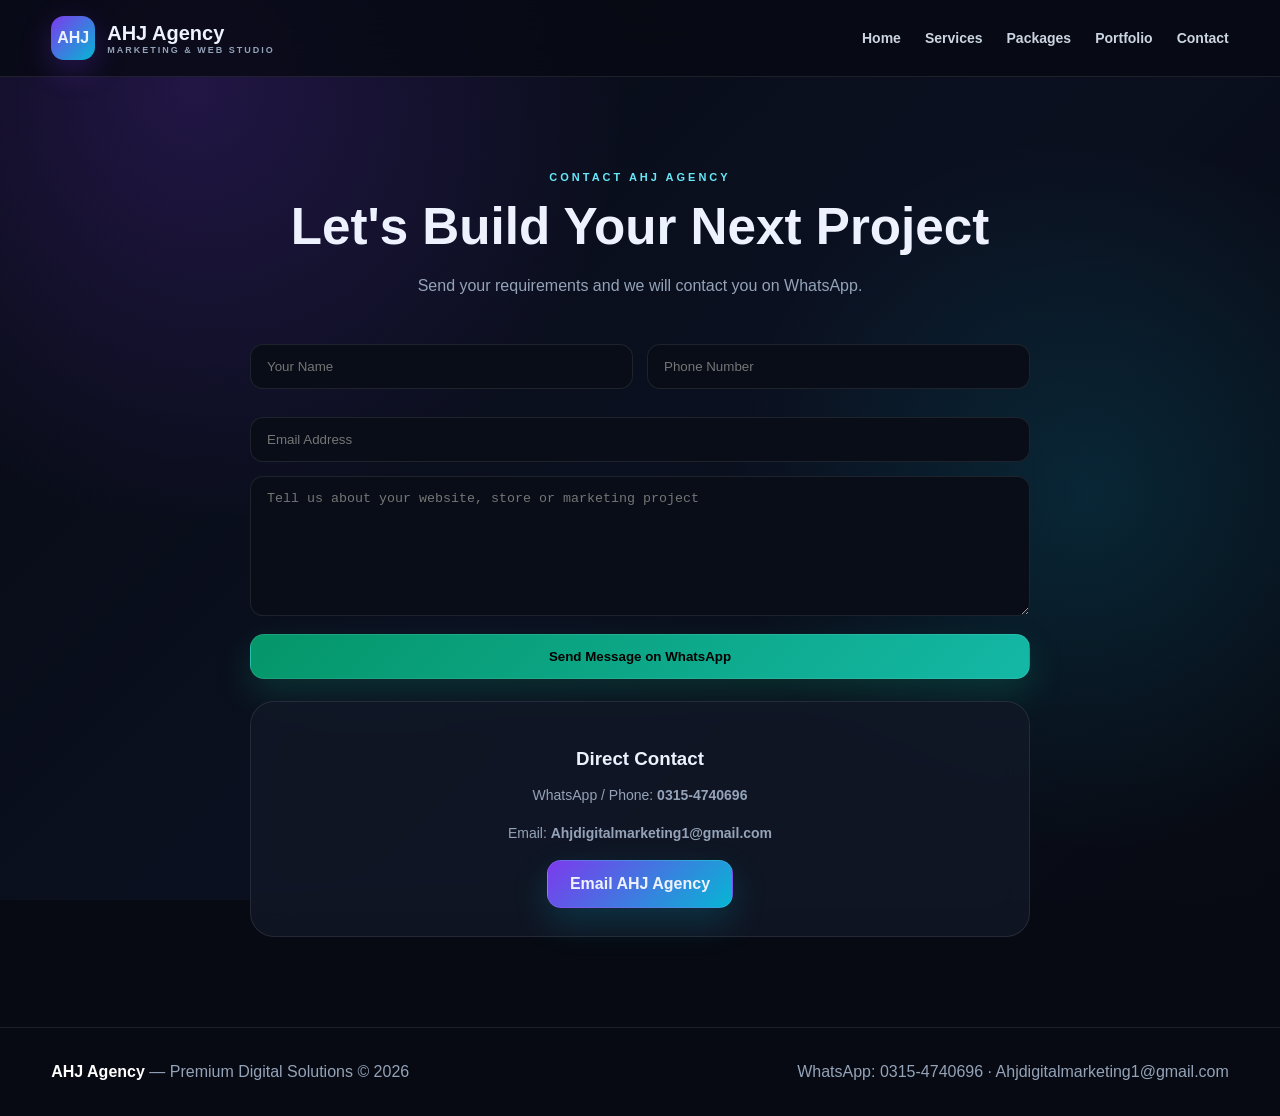
<file: contact.html>
<!doctype html><html lang="en"><head><meta charset="UTF-8"><meta name="viewport" content="width=device-width,initial-scale=1.0"><meta name="description" content="AHJ Agency — premium web design, digital marketing, SEO and e-commerce solutions."><title>Contact | AHJ Agency</title><link rel="stylesheet" href="style.css"></head><body><header class="nav"><div class="container navin">
<a class="logo" href="index.html"><span class="logoBox">AHJ</span><span><span class="logoText">AHJ Agency</span><span class="logoSub">Marketing & Web Studio</span></span></a>
<nav class="links"><a href="index.html">Home</a><a href="services.html">Services</a><a href="packages.html">Packages</a><a href="portfolio.html">Portfolio</a><a href="contact.html">Contact</a></nav>
<button class="menu" onclick="toggleMenu()">☰</button></div></header><main>
<section class="section"><div class="container"><div class="title"><span class="eyebrow">Contact AHJ Agency</span><h2>Let's Build Your Next Project</h2><p>Send your requirements and we will contact you on WhatsApp.</p></div>
<div class="form"><form onsubmit="sendWhatsApp(event)"><div class="row"><input class="input" id="name" required placeholder="Your Name"><input class="input" id="phone" required placeholder="Phone Number"></div><input class="input" id="email" type="email" placeholder="Email Address"><textarea class="input" id="message" required placeholder="Tell us about your website, store or marketing project"></textarea><button class="btn green" style="width:100%" type="submit">Send Message on WhatsApp</button></form>
<div class="card" style="margin-top:22px;text-align:center"><h3>Direct Contact</h3><p>WhatsApp / Phone: <b>0315-4740696</b></p><p>Email: <b>Ahjdigitalmarketing1@gmail.com</b></p><a class="btn primary" href="mailto:Ahjdigitalmarketing1@gmail.com">Email AHJ Agency</a></div></div></div></section>
</main><footer class="footer"><div class="container footin"><div><b style="color:white">AHJ Agency</b> — Premium Digital Solutions © 2026</div><div>WhatsApp: 0315-4740696 · Ahjdigitalmarketing1@gmail.com</div></div></footer><script src="script.js"></script></body></html>
</file>
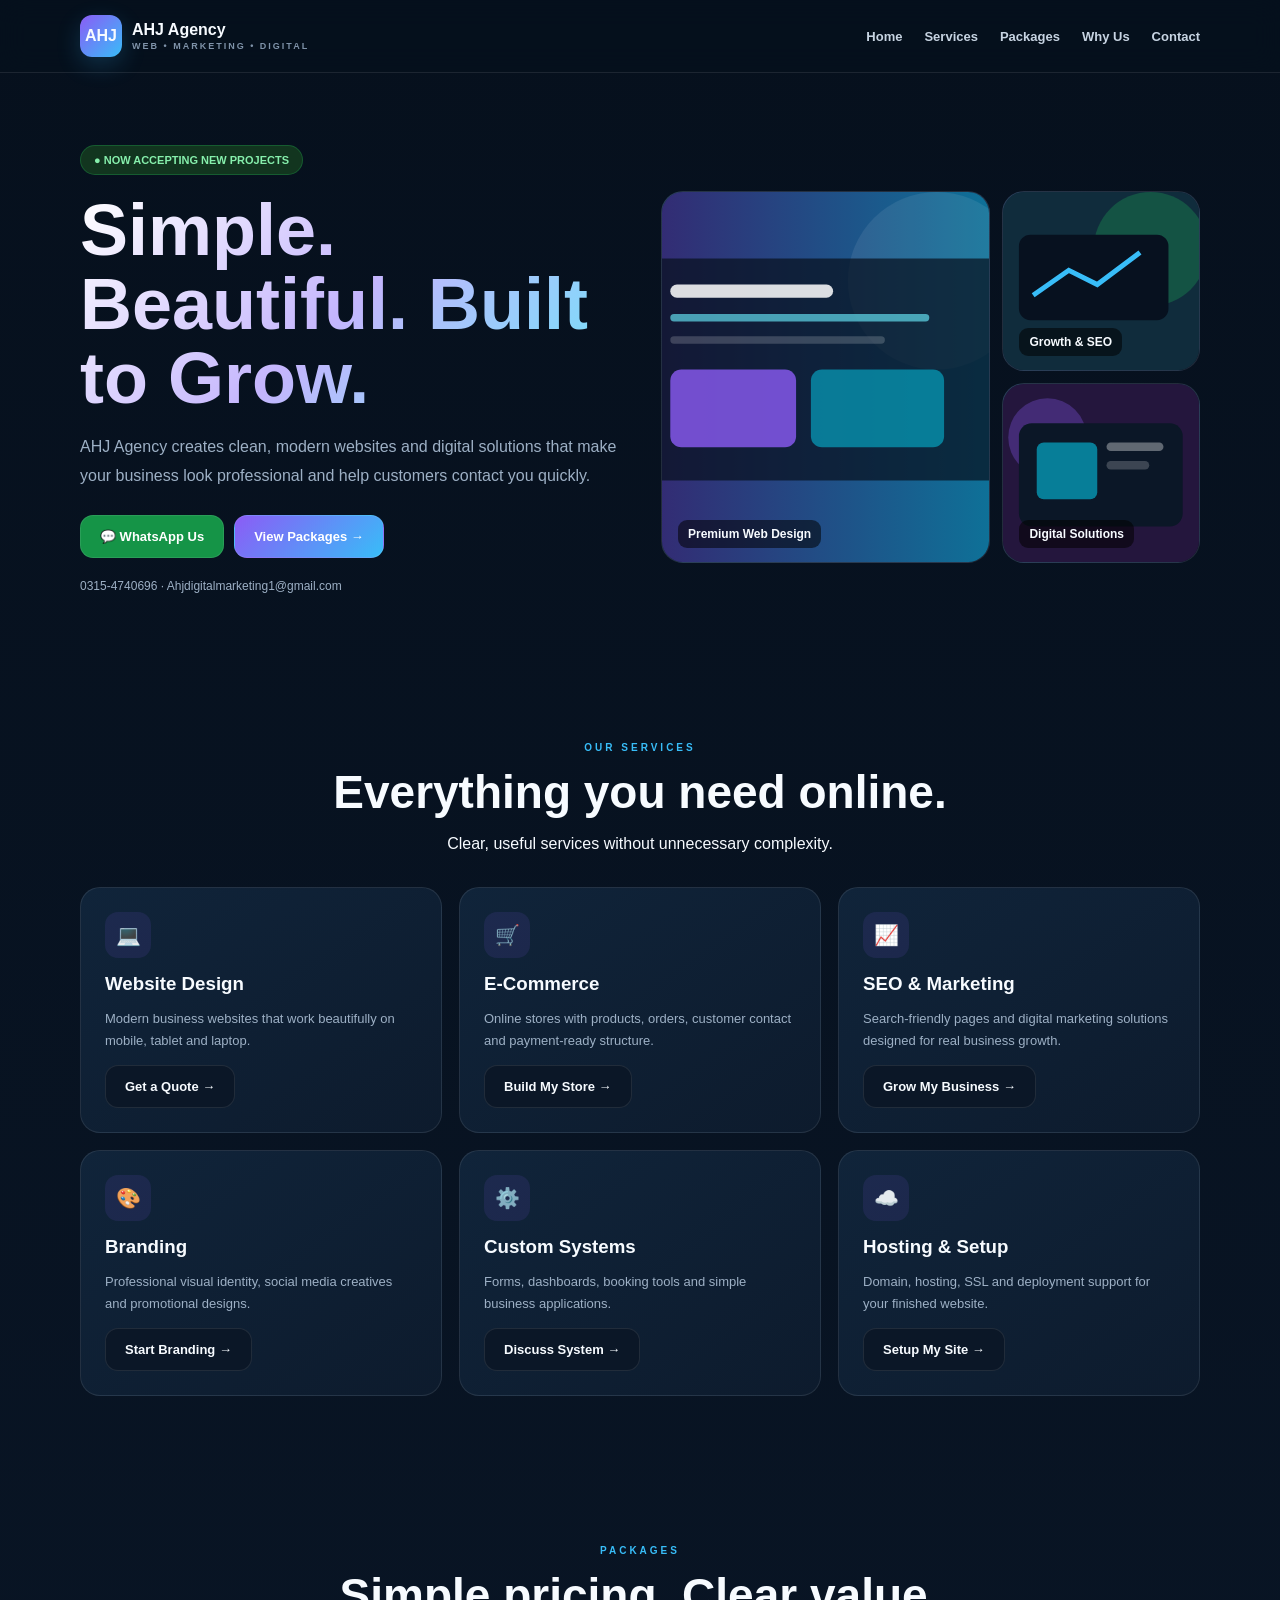
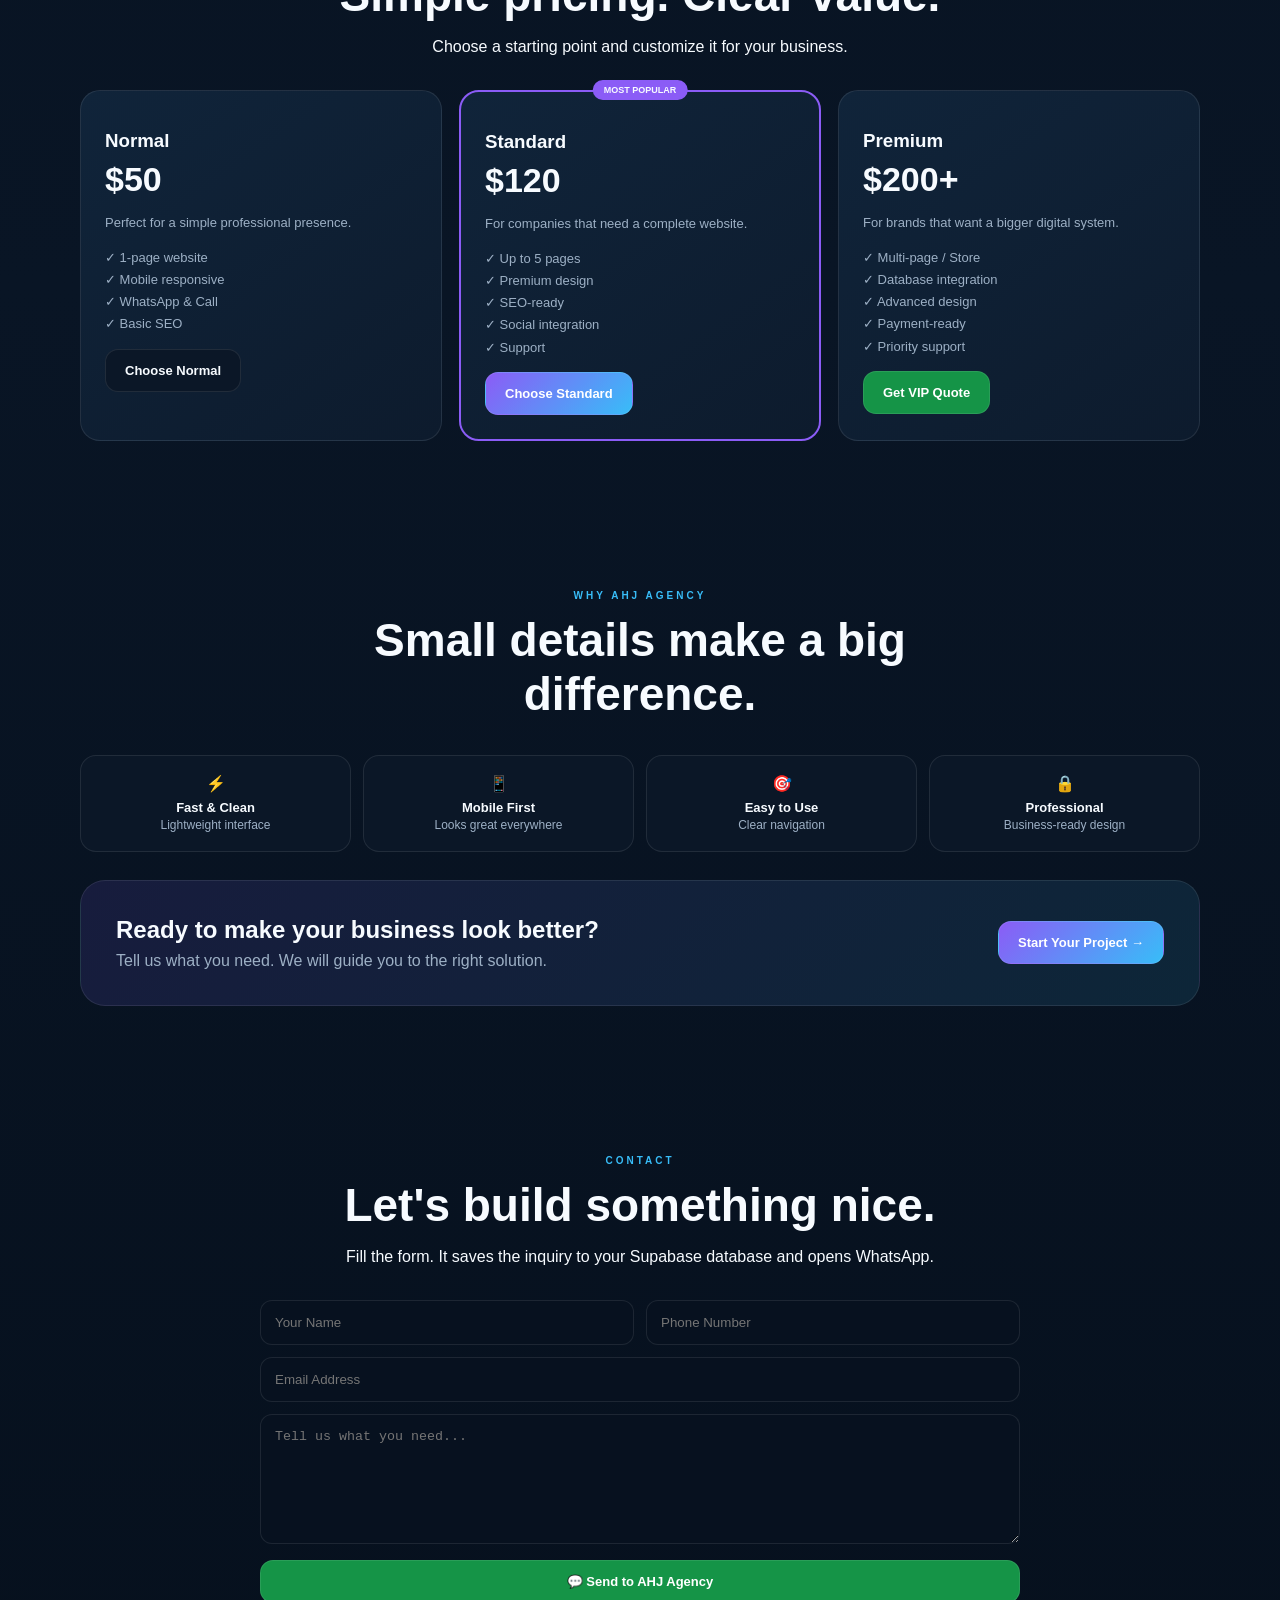
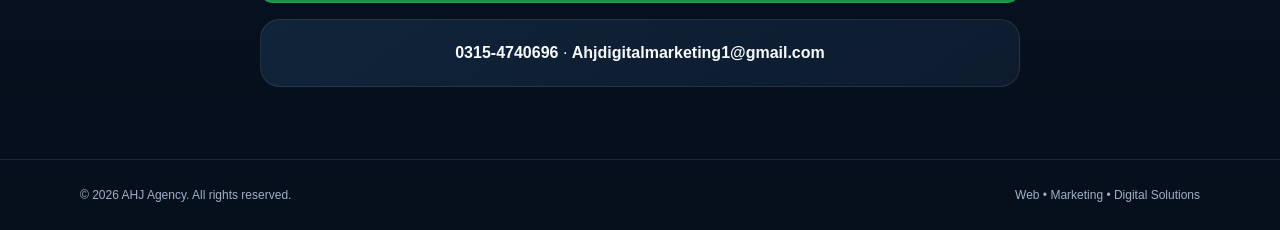
<file: index-8 (1).html>
<!DOCTYPE html>
<html lang="en">
<head>
<meta charset="UTF-8">
<meta name="viewport" content="width=device-width, initial-scale=1.0">
<title>AHJ Agency — Digital Solutions</title>
<meta name="description" content="AHJ Agency — Websites, e-commerce, SEO and digital marketing.">
<style>
:root{
  --bg:#07111f;--card:#0d1b2d;--card2:#10243a;--text:#f7fbff;--muted:#9db0c5;
  --blue:#38bdf8;--purple:#8b5cf6;--green:#22c55e;--line:rgba(255,255,255,.09);
}
*{box-sizing:border-box}html{scroll-behavior:smooth}body{margin:0;background:linear-gradient(180deg,#06101d,#091525 55%,#06101d);color:var(--text);font-family:Inter,Arial,sans-serif}
a{text-decoration:none;color:inherit}.container{width:min(1120px,92%);margin:auto}
header{position:sticky;top:0;z-index:50;background:rgba(6,16,29,.88);backdrop-filter:blur(14px);border-bottom:1px solid var(--line)}
.nav{height:72px;display:flex;align-items:center;justify-content:space-between}.brand{display:flex;align-items:center;gap:10px;font-weight:900}
.logo{width:42px;height:42px;border-radius:12px;display:grid;place-items:center;background:linear-gradient(135deg,var(--purple),var(--blue));box-shadow:0 8px 25px #38bdf833}
.brand small{display:block;color:#7f93a9;font-size:9px;letter-spacing:2px;margin-top:2px}.links{display:flex;gap:22px;font-size:13px;font-weight:700;color:#c7d4e2}.links a:hover{color:var(--blue)}
.menu{display:none;background:none;border:0;color:#fff;font-size:23px}
.hero{padding:72px 0 55px}.heroGrid{display:grid;grid-template-columns:1fr 1fr;gap:42px;align-items:center}.pill{display:inline-block;padding:8px 13px;border-radius:50px;background:#12351f;color:#86efac;border:1px solid #22c55e44;font-size:11px;font-weight:800}
h1{font-size:clamp(42px,6vw,72px);line-height:1.03;margin:18px 0;background:linear-gradient(135deg,#fff,#c4b5fd,#67e8f9);-webkit-background-clip:text;color:transparent}
.hero p,.sectionIntro{color:var(--muted);line-height:1.8}.buttons{display:flex;gap:10px;flex-wrap:wrap;margin-top:24px}.btn{display:inline-flex;align-items:center;justify-content:center;gap:8px;padding:13px 19px;border-radius:13px;font-weight:800;font-size:13px;border:1px solid var(--line);cursor:pointer;transition:.2s}.btn:hover{transform:translateY(-2px)}.primary{background:linear-gradient(135deg,var(--purple),var(--blue));color:#fff}.whatsapp{background:#159447;color:#fff}.ghost{background:#0b1727}
.visual{display:grid;grid-template-columns:1.25fr .75fr;grid-template-rows:180px 180px;gap:12px}.photo{border-radius:22px;overflow:hidden;border:1px solid var(--line);background:linear-gradient(135deg,#162d49,#0b1525);position:relative}.photo.big{grid-row:1/3}.photo svg{width:100%;height:100%;display:block}.photo span{position:absolute;left:16px;bottom:14px;font-weight:800;font-size:12px;background:#0008;padding:7px 10px;border-radius:9px}
.section{padding:72px 0}.title{text-align:center;max-width:720px;margin:0 auto 34px}.eyebrow{color:var(--blue);font-size:10px;font-weight:900;letter-spacing:3px;text-transform:uppercase}.title h2{font-size:clamp(30px,4vw,46px);margin:10px 0}.cards{display:grid;grid-template-columns:repeat(3,1fr);gap:17px}.card{background:linear-gradient(145deg,var(--card2),var(--card));border:1px solid var(--line);border-radius:20px;padding:24px;transition:.25s}.card:hover{transform:translateY(-5px);border-color:#8b5cf655}.icon{width:46px;height:46px;border-radius:13px;display:grid;place-items:center;background:#8b5cf61c;font-size:20px}.card h3{margin:15px 0 8px}.card p{color:var(--muted);font-size:13px;line-height:1.7}
.features{display:grid;grid-template-columns:repeat(4,1fr);gap:12px}.feature{padding:18px;border:1px solid var(--line);border-radius:16px;background:#0b1727;text-align:center}.feature b{display:block;margin-top:7px;font-size:13px}.feature span{font-size:12px;color:var(--muted)}
.price{font-size:34px;font-weight:900}.priceCard ul{padding:0;list-style:none;color:#c8d5e2;font-size:13px;line-height:2}.priceCard li:before{content:"✓";color:#4ade80;font-weight:900;margin-right:7px}.popular{border:2px solid var(--purple);position:relative}.tag{position:absolute;top:-12px;left:50%;transform:translateX(-50%);background:var(--purple);padding:5px 11px;border-radius:20px;font-size:9px;font-weight:900;white-space:nowrap}
.cta{padding:35px;border-radius:25px;background:linear-gradient(135deg,#171c3d,#0d2638);border:1px solid var(--line);display:flex;align-items:center;justify-content:space-between;gap:20px}.cta h2{margin:0 0 8px}.cta p{color:var(--muted);margin:0}
.form{max-width:760px;margin:auto}.row{display:grid;grid-template-columns:1fr 1fr;gap:12px}.input{width:100%;margin-bottom:12px;padding:14px;border-radius:12px;border:1px solid var(--line);background:#07111f;color:#fff;outline:none}.input:focus{border-color:var(--blue)}textarea{min-height:130px;resize:vertical}
footer{border-top:1px solid var(--line);padding:28px 0;color:var(--muted);font-size:12px}.foot{display:flex;justify-content:space-between;gap:15px;flex-wrap:wrap}
.toast{position:fixed;right:20px;bottom:20px;background:#10243a;border:1px solid #22c55e55;padding:13px 17px;border-radius:13px;display:none;z-index:100;font-weight:700}
.mobile{display:none}
@media(max-width:800px){.links{display:none}.menu{display:block}.mobile.open{display:block;padding:12px 4%;border-top:1px solid var(--line)}.mobile a{display:block;padding:12px;color:#c7d4e2}.heroGrid{grid-template-columns:1fr}.hero{text-align:center}.buttons{justify-content:center}.cards{grid-template-columns:1fr}.features{grid-template-columns:1fr 1fr}.cta{flex-direction:column;text-align:center}.row{grid-template-columns:1fr}}
@media(max-width:480px){.visual{grid-template-columns:1fr 1fr;grid-template-rows:125px 125px}.features{grid-template-columns:1fr}.btn{width:100%}}
</style>
</head>
<body>

<header>
 <div class="container nav">
  <a class="brand" href="#home"><span class="logo">AHJ</span><span>AHJ Agency<small>WEB • MARKETING • DIGITAL</small></span></a>
  <nav class="links">
   <a href="#home">Home</a><a href="#services">Services</a><a href="#packages">Packages</a><a href="#work">Why Us</a><a href="#contact">Contact</a>
  </nav>
  <button class="menu" onclick="toggleMenu()">☰</button>
 </div>
 <nav id="mobileNav" class="mobile">
  <a href="#home" onclick="toggleMenu()">Home</a><a href="#services" onclick="toggleMenu()">Services</a><a href="#packages" onclick="toggleMenu()">Packages</a><a href="#work" onclick="toggleMenu()">Why Us</a><a href="#contact" onclick="toggleMenu()">Contact</a>
 </nav>
</header>

<main>
<section id="home" class="hero">
 <div class="container heroGrid">
  <div>
   <span class="pill">● NOW ACCEPTING NEW PROJECTS</span>
   <h1>Simple. Beautiful. Built to Grow.</h1>
   <p>AHJ Agency creates clean, modern websites and digital solutions that make your business look professional and help customers contact you quickly.</p>
   <div class="buttons">
    <a class="btn whatsapp" href="https://wa.me/923154740696?text=Hello%20AHJ%20Agency%2C%20I%20want%20a%20website." target="_blank">💬 WhatsApp Us</a>
    <a class="btn primary" href="#packages">View Packages →</a>
   </div>
   <p style="font-size:12px;margin-top:18px">0315-4740696 · Ahjdigitalmarketing1@gmail.com</p>
  </div>
  <div class="visual">
   <div class="photo big">
    <svg viewBox="0 0 600 500" preserveAspectRatio="xMidYMid slice"><defs><linearGradient id="a" x1="0" x2="1"><stop stop-color="#39206e"/><stop offset="1" stop-color="#087d9e"/></linearGradient></defs><rect width="600" height="500" fill="url(#a)"/><circle cx="450" cy="120" r="120" fill="#fff" opacity=".08"/><rect x="55" y="90" width="490" height="300" rx="24" fill="#07111f" opacity=".72"/><rect x="90" y="125" width="220" height="18" rx="9" fill="#fff" opacity=".85"/><rect x="90" y="165" width="350" height="10" rx="5" fill="#67e8f9" opacity=".65"/><rect x="90" y="195" width="290" height="10" rx="5" fill="#fff" opacity=".18"/><rect x="90" y="240" width="170" height="105" rx="15" fill="#8b5cf6" opacity=".8"/><rect x="280" y="240" width="180" height="105" rx="15" fill="#06b6d4" opacity=".6"/></svg><span>Premium Web Design</span>
   </div>
   <div class="photo"><svg viewBox="0 0 300 250" preserveAspectRatio="xMidYMid slice"><rect width="300" height="250" fill="#102c3c"/><circle cx="220" cy="80" r="80" fill="#22c55e" opacity=".25"/><rect x="35" y="60" width="210" height="120" rx="16" fill="#07111f"/><path d="M55 145 L105 110 L145 130 L205 85" fill="none" stroke="#38bdf8" stroke-width="7"/></svg><span>Growth & SEO</span></div>
   <div class="photo"><svg viewBox="0 0 300 250" preserveAspectRatio="xMidYMid slice"><rect width="300" height="250" fill="#24163d"/><circle cx="75" cy="75" r="55" fill="#8b5cf6" opacity=".3"/><rect x="35" y="55" width="230" height="145" rx="18" fill="#0b1727"/><rect x="60" y="82" width="85" height="80" rx="10" fill="#06b6d4" opacity=".65"/><rect x="158" y="82" width="80" height="12" rx="6" fill="#fff" opacity=".35"/><rect x="158" y="108" width="60" height="12" rx="6" fill="#fff" opacity=".2"/></svg><span>Digital Solutions</span></div>
  </div>
 </div>
</section>

<section id="services" class="section">
 <div class="container">
  <div class="title"><span class="eyebrow">Our Services</span><h2>Everything you need online.</h2><p>Clear, useful services without unnecessary complexity.</p></div>
  <div class="cards">
   <div class="card"><div class="icon">💻</div><h3>Website Design</h3><p>Modern business websites that work beautifully on mobile, tablet and laptop.</p><a class="btn ghost" href="#contact">Get a Quote →</a></div>
   <div class="card"><div class="icon">🛒</div><h3>E-Commerce</h3><p>Online stores with products, orders, customer contact and payment-ready structure.</p><a class="btn ghost" href="#contact">Build My Store →</a></div>
   <div class="card"><div class="icon">📈</div><h3>SEO & Marketing</h3><p>Search-friendly pages and digital marketing solutions designed for real business growth.</p><a class="btn ghost" href="#contact">Grow My Business →</a></div>
   <div class="card"><div class="icon">🎨</div><h3>Branding</h3><p>Professional visual identity, social media creatives and promotional designs.</p><a class="btn ghost" href="#contact">Start Branding →</a></div>
   <div class="card"><div class="icon">⚙️</div><h3>Custom Systems</h3><p>Forms, dashboards, booking tools and simple business applications.</p><a class="btn ghost" href="#contact">Discuss System →</a></div>
   <div class="card"><div class="icon">☁️</div><h3>Hosting & Setup</h3><p>Domain, hosting, SSL and deployment support for your finished website.</p><a class="btn ghost" href="#contact">Setup My Site →</a></div>
  </div>
 </div>
</section>

<section id="packages" class="section">
 <div class="container">
  <div class="title"><span class="eyebrow">Packages</span><h2>Simple pricing. Clear value.</h2><p>Choose a starting point and customize it for your business.</p></div>
  <div class="cards">
   <div class="card"><h3>Normal</h3><div class="price">$50</div><p>Perfect for a simple professional presence.</p><p>✓ 1-page website<br>✓ Mobile responsive<br>✓ WhatsApp & Call<br>✓ Basic SEO</p><a class="btn ghost" href="https://wa.me/923154740696?text=I%20want%20the%20Normal%20Package" target="_blank">Choose Normal</a></div>
   <div class="card popular"><span class="tag">MOST POPULAR</span><h3>Standard</h3><div class="price">$120</div><p>For companies that need a complete website.</p><p>✓ Up to 5 pages<br>✓ Premium design<br>✓ SEO-ready<br>✓ Social integration<br>✓ Support</p><a class="btn primary" href="https://wa.me/923154740696?text=I%20want%20the%20Standard%20Package" target="_blank">Choose Standard</a></div>
   <div class="card"><h3>Premium</h3><div class="price">$200+</div><p>For brands that want a bigger digital system.</p><p>✓ Multi-page / Store<br>✓ Database integration<br>✓ Advanced design<br>✓ Payment-ready<br>✓ Priority support</p><a class="btn whatsapp" href="https://wa.me/923154740696?text=I%20want%20the%20Premium%20Package" target="_blank">Get VIP Quote</a></div>
  </div>
 </div>
</section>

<section id="work" class="section">
 <div class="container">
  <div class="title"><span class="eyebrow">Why AHJ Agency</span><h2>Small details make a big difference.</h2></div>
  <div class="features">
   <div class="feature">⚡<b>Fast & Clean</b><span>Lightweight interface</span></div>
   <div class="feature">📱<b>Mobile First</b><span>Looks great everywhere</span></div>
   <div class="feature">🎯<b>Easy to Use</b><span>Clear navigation</span></div>
   <div class="feature">🔒<b>Professional</b><span>Business-ready design</span></div>
  </div>
  <div class="cta" style="margin-top:28px"><div><h2>Ready to make your business look better?</h2><p>Tell us what you need. We will guide you to the right solution.</p></div><a class="btn primary" href="#contact">Start Your Project →</a></div>
 </div>
</section>

<section id="contact" class="section">
 <div class="container">
  <div class="title"><span class="eyebrow">Contact</span><h2>Let's build something nice.</h2><p>Fill the form. It saves the inquiry to your Supabase database and opens WhatsApp.</p></div>
  <div class="form">
   <form onsubmit="submitForm(event)">
    <div class="row"><input class="input" id="name" required placeholder="Your Name"><input class="input" id="phone" required placeholder="Phone Number"></div>
    <input class="input" id="email" type="email" placeholder="Email Address">
    <textarea class="input" id="message" required placeholder="Tell us what you need..."></textarea>
    <button id="sendBtn" class="btn whatsapp" style="width:100%" type="submit">💬 Send to AHJ Agency</button>
   </form>
   <div class="card" style="margin-top:16px;text-align:center"><b>0315-4740696</b> · <b>Ahjdigitalmarketing1@gmail.com</b></div>
  </div>
 </div>
</section>
</main>

<footer><div class="container foot"><span>© 2026 AHJ Agency. All rights reserved.</span><span>Web • Marketing • Digital Solutions</span></div></footer>
<div id="toast" class="toast"></div>

<script>
const SUPABASE_URL="https://qtmtcgzdioazupcouisl.supabase.co";
const SUPABASE_KEY="sb_publishable_NamWUy1TFkr-j9Ef8LJdcQ_7gNl_UUi";
function toggleMenu(){document.getElementById("mobileNav").classList.toggle("open")}
function toast(msg){const t=document.getElementById("toast");t.textContent=msg;t.style.display="block";setTimeout(()=>t.style.display="none",2800)}
async function submitForm(e){
 e.preventDefault();
 const btn=document.getElementById("sendBtn");
 const data={name:document.getElementById("name").value.trim(),phone:document.getElementById("phone").value.trim(),email:document.getElementById("email").value.trim()||null,message:document.getElementById("message").value.trim()};
 btn.disabled=true;btn.textContent="Sending...";
 try{
  const r=await fetch(SUPABASE_URL+"/rest/v1/customer_inquiries",{method:"POST",headers:{"apikey":SUPABASE_KEY,"Authorization":"Bearer "+SUPABASE_KEY,"Content-Type":"application/json","Prefer":"return=minimal"},body:JSON.stringify(data)});
  if(!r.ok) throw new Error(await r.text());
  toast("Message saved successfully!");
  const wa="https://wa.me/923154740696?text="+encodeURIComponent("Hello AHJ Agency!\nName: "+data.name+"\nPhone: "+data.phone+"\nEmail: "+(data.email||"N/A")+"\nMessage: "+data.message);
  window.open(wa,"_blank");
  e.target.reset();
 }catch(err){
  console.error(err);
  toast("Database setup is not active yet. WhatsApp will still open.");
  const wa="https://wa.me/923154740696?text="+encodeURIComponent("Hello AHJ Agency!\nName: "+data.name+"\nPhone: "+data.phone+"\nEmail: "+(data.email||"N/A")+"\nMessage: "+data.message);
  window.open(wa,"_blank");
 }
 btn.disabled=false;btn.textContent="💬 Send to AHJ Agency";
}
</script>
</body>
</html>
</file>
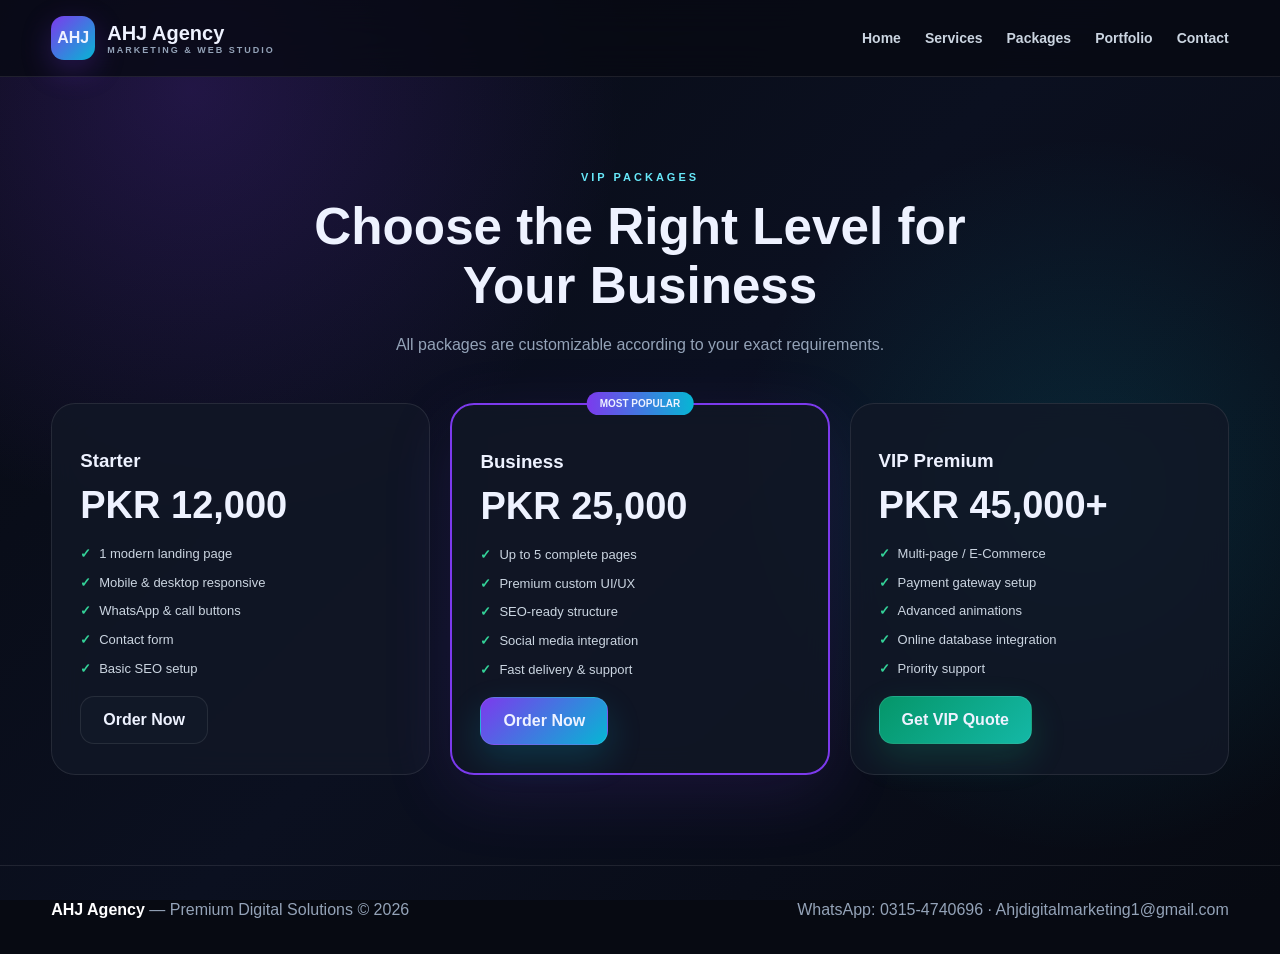
<file: packages.html>
<!doctype html><html lang="en"><head><meta charset="UTF-8"><meta name="viewport" content="width=device-width,initial-scale=1.0"><meta name="description" content="AHJ Agency — premium web design, digital marketing, SEO and e-commerce solutions."><title>Packages | AHJ Agency</title><link rel="stylesheet" href="style.css"></head><body><header class="nav"><div class="container navin">
<a class="logo" href="index.html"><span class="logoBox">AHJ</span><span><span class="logoText">AHJ Agency</span><span class="logoSub">Marketing & Web Studio</span></span></a>
<nav class="links"><a href="index.html">Home</a><a href="services.html">Services</a><a href="packages.html">Packages</a><a href="portfolio.html">Portfolio</a><a href="contact.html">Contact</a></nav>
<button class="menu" onclick="toggleMenu()">☰</button></div></header><main>
<section class="section prices"><div class="container"><div class="title"><span class="eyebrow">VIP Packages</span><h2>Choose the Right Level for Your Business</h2><p>All packages are customizable according to your exact requirements.</p></div><div class="grid3">
<div class="card"><h3>Starter</h3><div class="price">PKR 12,000</div><ul class="list"><li>1 modern landing page</li><li>Mobile & desktop responsive</li><li>WhatsApp & call buttons</li><li>Contact form</li><li>Basic SEO setup</li></ul><a class="btn dark" href="https://wa.me/923154740696?text=I%20want%20the%20Starter%20Package" target="_blank">Order Now</a></div>
<div class="card popular"><span class="tag">MOST POPULAR</span><h3>Business</h3><div class="price">PKR 25,000</div><ul class="list"><li>Up to 5 complete pages</li><li>Premium custom UI/UX</li><li>SEO-ready structure</li><li>Social media integration</li><li>Fast delivery & support</li></ul><a class="btn primary" href="https://wa.me/923154740696?text=I%20want%20the%20Business%20Package" target="_blank">Order Now</a></div>
<div class="card"><h3>VIP Premium</h3><div class="price">PKR 45,000+</div><ul class="list"><li>Multi-page / E-Commerce</li><li>Payment gateway setup</li><li>Advanced animations</li><li>Online database integration</li><li>Priority support</li></ul><a class="btn green" href="https://wa.me/923154740696?text=I%20want%20the%20VIP%20Premium%20Package" target="_blank">Get VIP Quote</a></div>
</div></div></section>
</main><footer class="footer"><div class="container footin"><div><b style="color:white">AHJ Agency</b> — Premium Digital Solutions © 2026</div><div>WhatsApp: 0315-4740696 · Ahjdigitalmarketing1@gmail.com</div></div></footer><script src="script.js"></script></body></html>
</file>
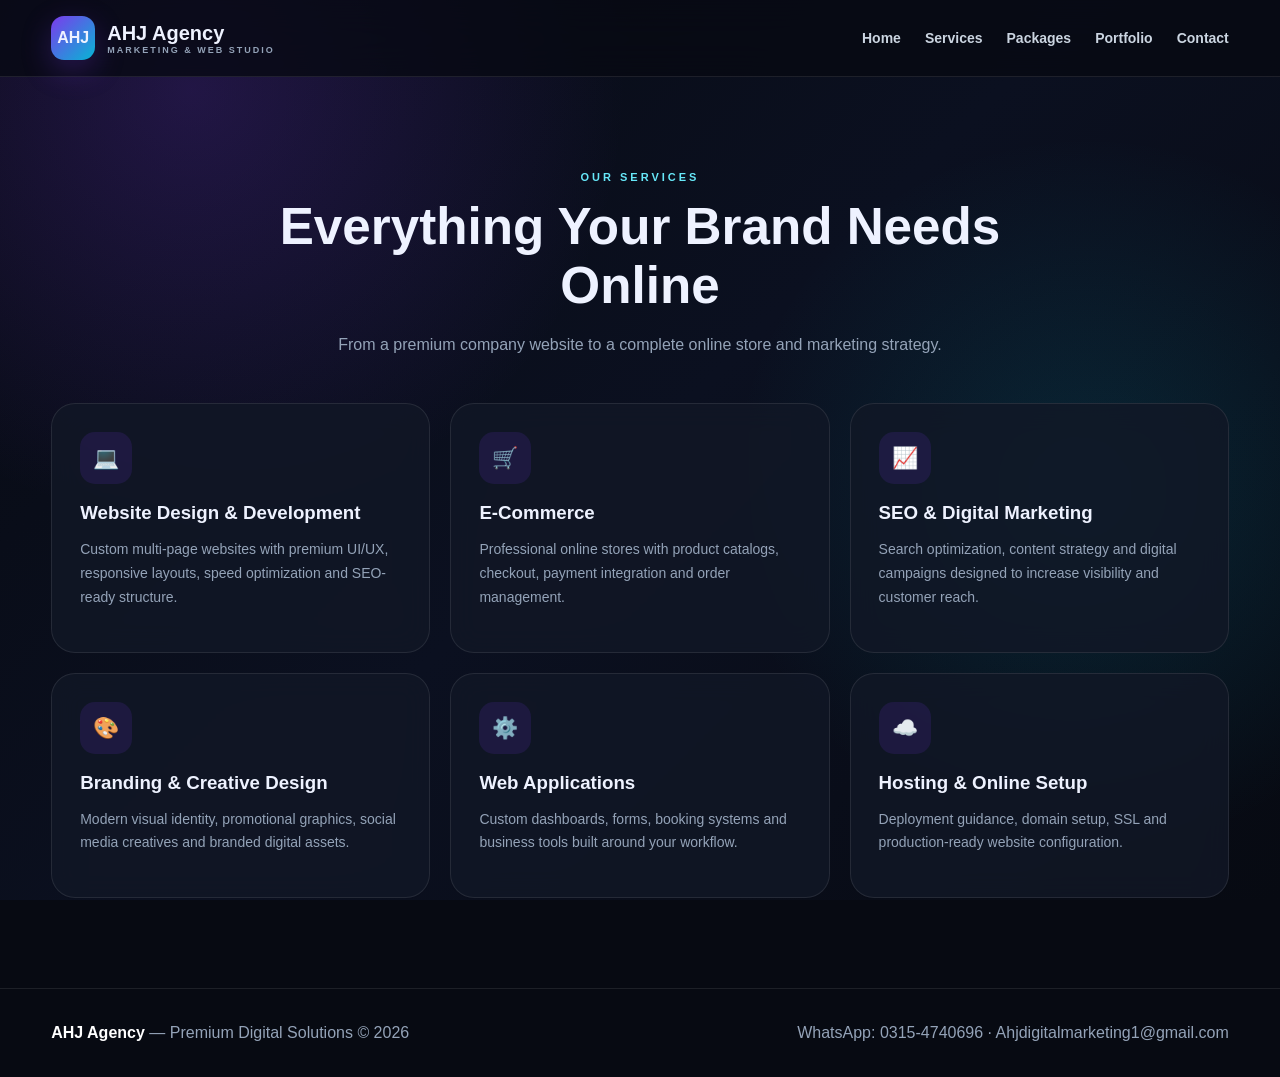
<file: services.html>
<!doctype html><html lang="en"><head><meta charset="UTF-8"><meta name="viewport" content="width=device-width,initial-scale=1.0"><meta name="description" content="AHJ Agency — premium web design, digital marketing, SEO and e-commerce solutions."><title>Services | AHJ Agency</title><link rel="stylesheet" href="style.css"></head><body><header class="nav"><div class="container navin">
<a class="logo" href="index.html"><span class="logoBox">AHJ</span><span><span class="logoText">AHJ Agency</span><span class="logoSub">Marketing & Web Studio</span></span></a>
<nav class="links"><a href="index.html">Home</a><a href="services.html">Services</a><a href="packages.html">Packages</a><a href="portfolio.html">Portfolio</a><a href="contact.html">Contact</a></nav>
<button class="menu" onclick="toggleMenu()">☰</button></div></header><main>
<section class="section"><div class="container"><div class="title"><span class="eyebrow">Our Services</span><h2>Everything Your Brand Needs Online</h2><p>From a premium company website to a complete online store and marketing strategy.</p></div><div class="grid3">
<div class="card"><div class="icon">💻</div><h3>Website Design & Development</h3><p>Custom multi-page websites with premium UI/UX, responsive layouts, speed optimization and SEO-ready structure.</p></div>
<div class="card"><div class="icon">🛒</div><h3>E-Commerce</h3><p>Professional online stores with product catalogs, checkout, payment integration and order management.</p></div>
<div class="card"><div class="icon">📈</div><h3>SEO & Digital Marketing</h3><p>Search optimization, content strategy and digital campaigns designed to increase visibility and customer reach.</p></div>
<div class="card"><div class="icon">🎨</div><h3>Branding & Creative Design</h3><p>Modern visual identity, promotional graphics, social media creatives and branded digital assets.</p></div>
<div class="card"><div class="icon">⚙️</div><h3>Web Applications</h3><p>Custom dashboards, forms, booking systems and business tools built around your workflow.</p></div>
<div class="card"><div class="icon">☁️</div><h3>Hosting & Online Setup</h3><p>Deployment guidance, domain setup, SSL and production-ready website configuration.</p></div>
</div></div></section>
</main><footer class="footer"><div class="container footin"><div><b style="color:white">AHJ Agency</b> — Premium Digital Solutions © 2026</div><div>WhatsApp: 0315-4740696 · Ahjdigitalmarketing1@gmail.com</div></div></footer><script src="script.js"></script></body></html>
</file>
<file: style.css>
*{box-sizing:border-box}html{scroll-behavior:smooth}body{margin:0;background:#070a12;color:#eef2ff;font-family:Inter,Arial,sans-serif;overflow-x:hidden}
:root{--p:#7c3aed;--c:#06b6d4;--g:#10b981;--card:rgba(18,24,39,.82);--line:rgba(255,255,255,.09)}
body:before{content:"";position:fixed;inset:0;z-index:-2;background:radial-gradient(circle at 15% 10%,rgba(124,58,237,.22),transparent 32%),radial-gradient(circle at 85% 55%,rgba(6,182,212,.15),transparent 30%),linear-gradient(135deg,#070a12,#0b1020 50%,#070a12)}
a{color:inherit;text-decoration:none}.container{width:min(1180px,92%);margin:auto}.nav{position:sticky;top:0;z-index:20;background:rgba(7,10,18,.78);backdrop-filter:blur(18px);border-bottom:1px solid var(--line)}.navin{height:76px;display:flex;align-items:center;justify-content:space-between;gap:20px}
.logo{display:flex;align-items:center;gap:12px;font-weight:900}.logoBox{width:44px;height:44px;border-radius:13px;display:grid;place-items:center;background:linear-gradient(135deg,var(--p),var(--c));box-shadow:0 10px 30px #7c3aed44}.logoText{font-size:20px}.logoSub{display:block;font-size:9px;color:#94a3b8;letter-spacing:2px;text-transform:uppercase}
.links{display:flex;gap:24px;color:#cbd5e1;font-size:14px;font-weight:700}.links a:hover{color:#67e8f9}.menu{display:none}
.btn{display:inline-flex;align-items:center;justify-content:center;gap:9px;padding:14px 22px;border-radius:14px;font-weight:800;border:1px solid var(--line);transition:.25s}.btn:hover{transform:translateY(-2px)}.primary{background:linear-gradient(135deg,var(--p),var(--c));box-shadow:0 14px 35px #06b6d433}.green{background:linear-gradient(135deg,#059669,#14b8a6);box-shadow:0 14px 35px #10b98133}.dark{background:#111827}
.hero{padding:75px 0 55px}.heroGrid{display:grid;grid-template-columns:1.05fr .95fr;gap:45px;align-items:center}.badge{display:inline-flex;padding:9px 14px;border:1px solid #22c55e44;background:#052e1b88;color:#86efac;border-radius:999px;font-size:12px;font-weight:800}.hero h1{font-size:clamp(42px,6vw,78px);line-height:1.02;margin:20px 0;background:linear-gradient(135deg,#fff,#c4b5fd,#67e8f9);-webkit-background-clip:text;color:transparent}.hero p{font-size:18px;line-height:1.8;color:#94a3b8;max-width:680px}.actions{display:flex;gap:12px;flex-wrap:wrap;margin-top:28px}
.heroPics{display:grid;grid-template-columns:1.25fr .75fr;grid-template-rows:180px 180px;gap:12px}.pic{overflow:hidden;border-radius:22px;border:1px solid var(--line);box-shadow:0 20px 50px #0008}.pic img{width:100%;height:100%;object-fit:cover;transition:.5s}.pic:hover img{transform:scale(1.06)}.pic:first-child{grid-row:1/3}
.section{padding:90px 0}.title{text-align:center;max-width:760px;margin:0 auto 45px}.eyebrow{color:#67e8f9;font-size:11px;letter-spacing:3px;text-transform:uppercase;font-weight:900}.title h2{font-size:clamp(32px,4vw,52px);margin:12px 0}.title p{color:#94a3b8;line-height:1.7}
.grid3{display:grid;grid-template-columns:repeat(3,1fr);gap:20px}.grid4{display:grid;grid-template-columns:repeat(4,1fr);gap:18px}.card{background:var(--card);border:1px solid var(--line);border-radius:24px;padding:28px;backdrop-filter:blur(14px);transition:.3s}.card:hover{transform:translateY(-6px);border-color:#7c3aed77;box-shadow:0 20px 50px #0007}.icon{width:52px;height:52px;border-radius:15px;display:grid;place-items:center;background:#7c3aed22;color:#c4b5fd;font-size:21px}.card h3{margin:18px 0 9px}.card p{color:#94a3b8;line-height:1.7;font-size:14px}
.prices .card{position:relative}.price{font-size:38px;font-weight:900;margin:12px 0}.popular{border:2px solid var(--p);box-shadow:0 20px 70px #7c3aed22}.tag{position:absolute;top:-13px;left:50%;transform:translateX(-50%);background:linear-gradient(90deg,var(--p),var(--c));padding:6px 13px;border-radius:999px;font-size:10px;font-weight:900}.list{padding:0;list-style:none;color:#cbd5e1;line-height:2.2;font-size:13px}.list li:before{content:"✓";color:#34d399;font-weight:900;margin-right:8px}
.gallery{display:grid;grid-template-columns:repeat(3,1fr);gap:16px}.gallery img{width:100%;height:240px;object-fit:cover;border-radius:20px;border:1px solid var(--line)}
.form{max-width:780px;margin:auto}.input{width:100%;padding:14px 16px;border-radius:13px;border:1px solid var(--line);background:#080d17;color:white;outline:none}.input:focus{border-color:#7c3aed}.row{display:grid;grid-template-columns:1fr 1fr;gap:14px;margin-bottom:14px}.form textarea{min-height:140px;resize:vertical}.form .input{margin-bottom:14px}
.footer{border-top:1px solid var(--line);padding:35px 0;color:#94a3b8}.footin{display:flex;justify-content:space-between;gap:20px;flex-wrap:wrap}
@media(max-width:850px){.links{display:none}.menu{display:block;background:none;border:0;color:white;font-size:24px}.heroGrid{grid-template-columns:1fr}.grid3,.grid4{grid-template-columns:1fr}.heroPics{grid-template-rows:170px 170px}.gallery{grid-template-columns:1fr 1fr}.hero{text-align:center}.hero p{margin:auto}.actions{justify-content:center}.row{grid-template-columns:1fr}}
@media(max-width:520px){.heroPics{grid-template-columns:1fr 1fr;grid-template-rows:130px 130px}.gallery{grid-template-columns:1fr}.gallery img{height:210px}.btn{width:100%}}
</file>
